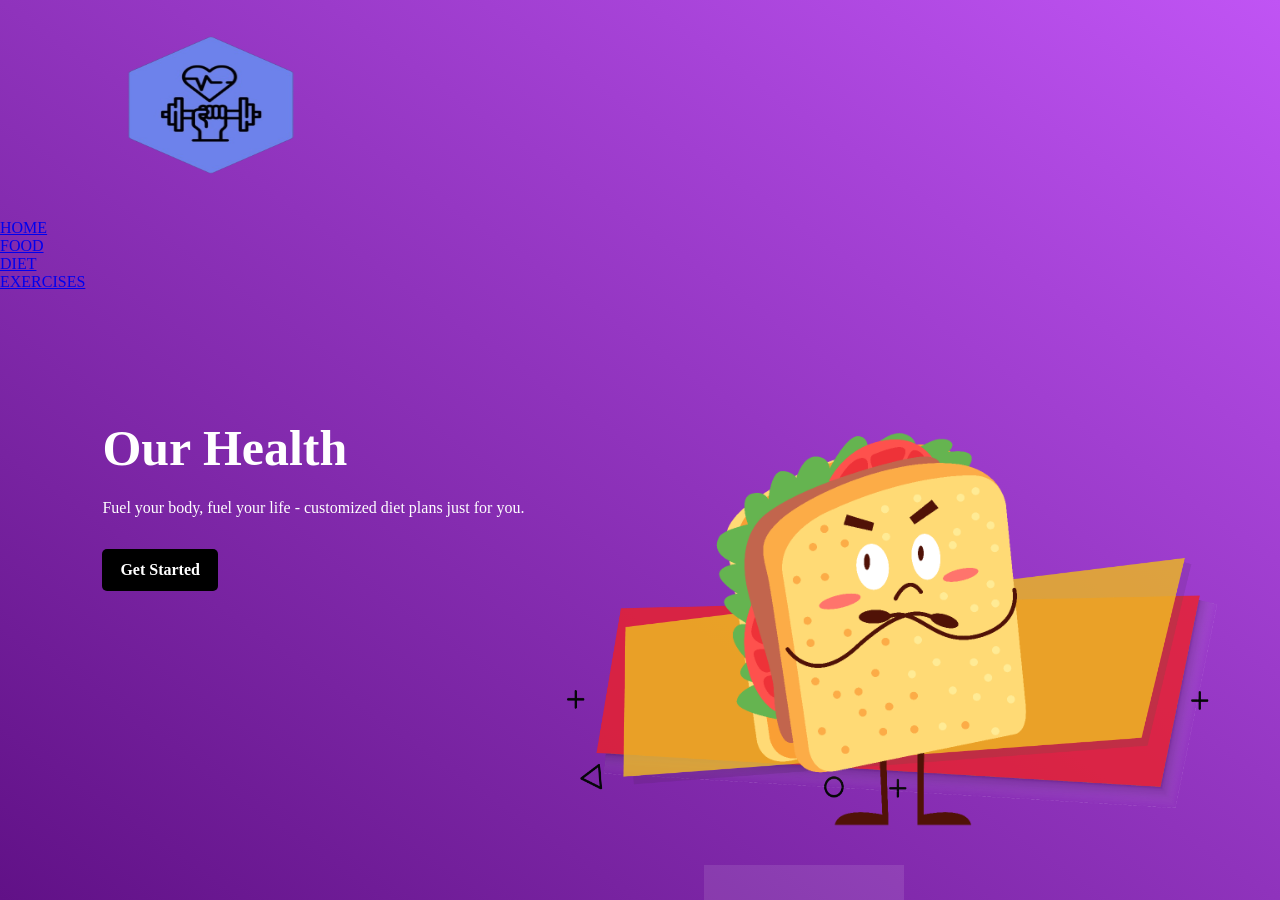
<file: index.html>
<!DOCTYPE html>
<html lang="en">

<head>
    <meta charset="UTF-8">
    <meta http-equiv="X-UA-Compatible" content="IE=edge">
    <meta name="viewport" content="width=device-width, initial-scale=1.0">
    <title>Our Health</title>
    <link rel="icon" type="image/x-icon" href="logo-removebg-preview.png">
    <link rel="stylesheet" href="./styles.css">
    <link rel="stylesheet" href="https://cdnjs.cloudflare.com/ajax/libs/font-awesome/5.15.3/css/all.min.css" integrity="sha512-iBBXm8fW90+nuLcSKlbmrPcLa0OT92xO1BIsZ+ywDWZCvqsWgccV3gFoRBv0z+8dLJgyAHIhR35VZc2oM/gI1w==" crossorigin="anonymous" referrerpolicy="no-referrer"
    />
</head>

<body>
    <div class="hero">

        <ul class="squares">
            <li></li>
            <li></li>
            <li></li>
            <li></li>
            <li></li>
            <li></li>
            <li></li>
            <li></li>
            <li></li>
            <li></li>
        </ul>

        <nav class="navbar navbar-light bg-indigo-400">
            <div class="container">
                <a class="navbar-brand" href="#">
                    <img src="logo-removebg-preview.png" alt="" width="230" height="175">
                </a>
            </div>
        </nav>
        <div class="menu">
            <ul>
                <li><a href="index.html">HOME</a></li>
                <li><a href="./food.html">FOOD</a></li>
                <li><a href="./diet.html">DIET</a></li>
                <li><a href="./exercises.html">EXERCISES</a></li>
            </ul>
        </div>

        <div class="detel">
            <h1>Our Health</h1>
            <p>Fuel your body, fuel your life - customized diet plans just for you.</p>
            <a href="./swipper.html"><span id="getStarted">Get Started </span></a>
        </div>

        <div class="images">
            <img src="shape-6.png" class="shape">
            <img src="Food.png" class="Food">
        </div>
    </div>
</body>

</html>
</file>
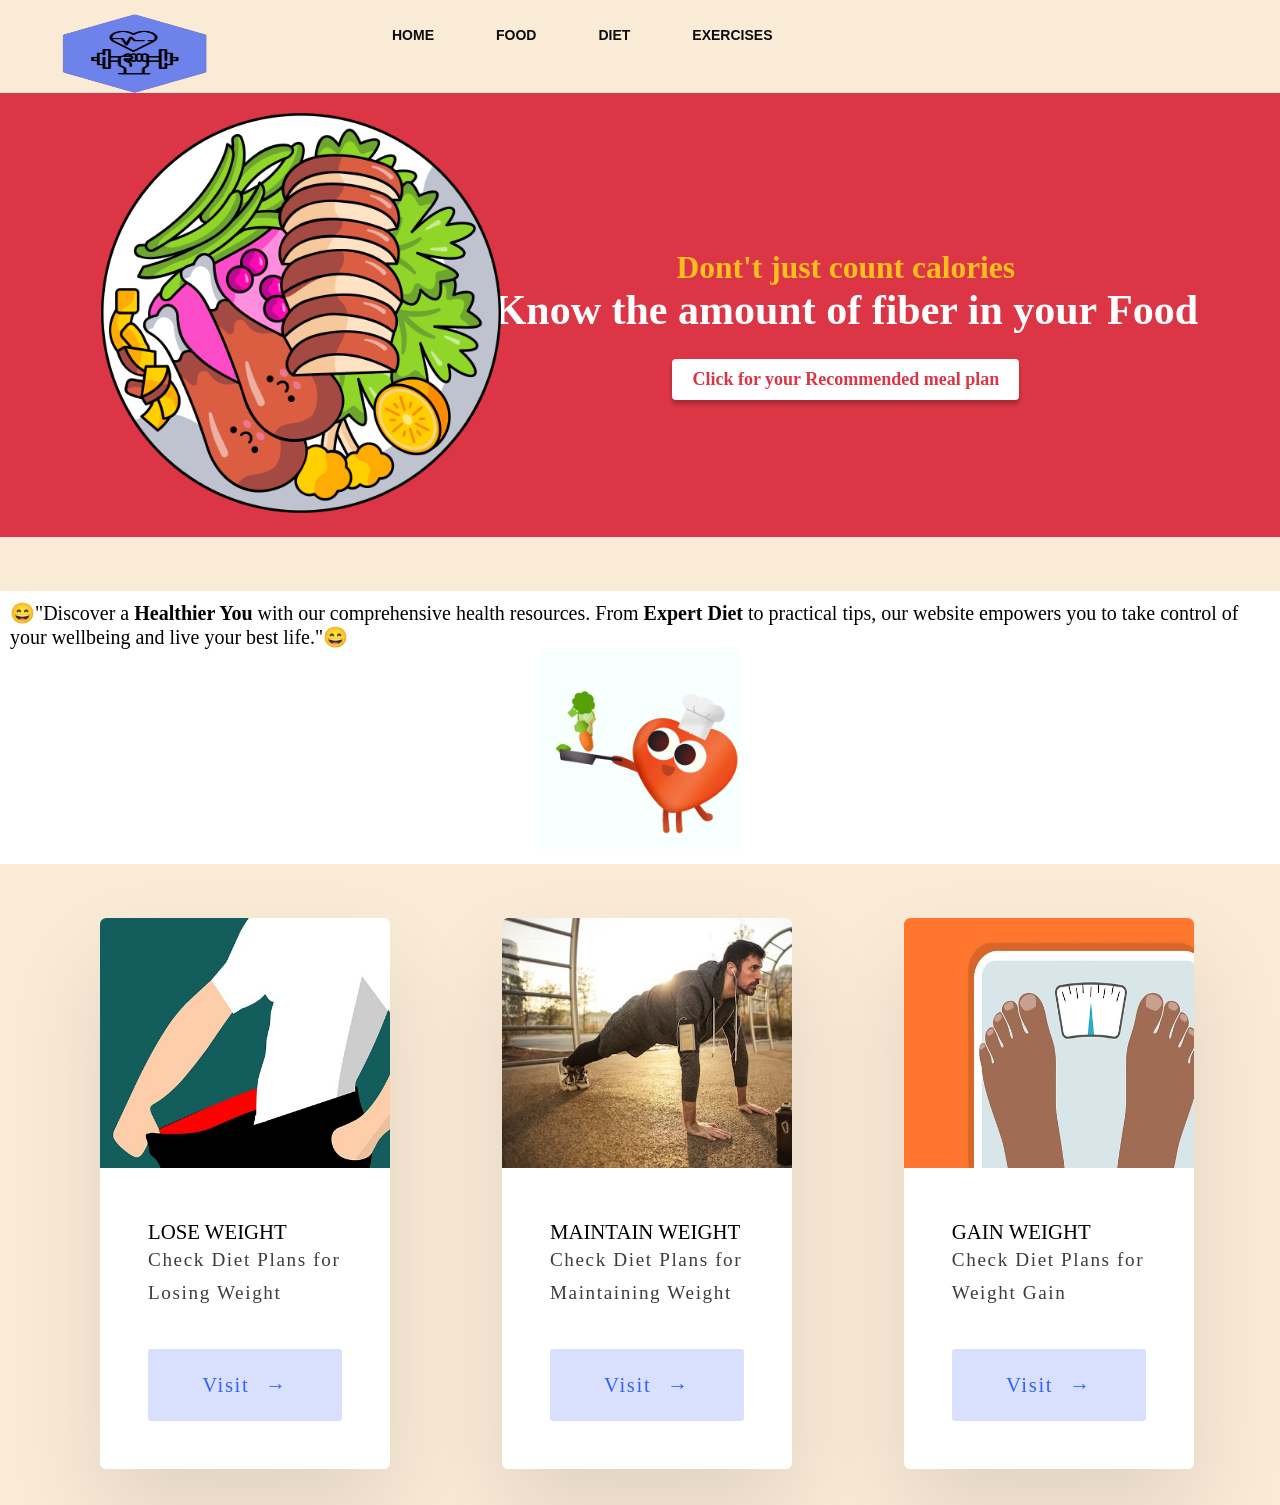
<file: diet.html>
<!DOCTYPE html>
<html lang="en">

<head>
    <meta charset="UTF-8">
    <meta http-equiv="X-UA-Compatible" content="IE=edge">
    <meta name="viewport" content="width=device-width, initial-scale=1.0">
    <link rel="icon" type="image/x-icon" href="logo-removebg-preview.png">
    <link rel="stylesheet" href="https://cdnjs.cloudflare.com/ajax/libs/font-awesome/5.15.3/css/all.min.css" integrity="sha512-iBBXm8fW90+nuLcSKlbmrPcLa0OT92xO1BIsZ+ywDWZCvqsWgccV3gFoRBv0z+8dLJgyAHIhR35VZc2oM/gI1w==" crossorigin="anonymous" referrerpolicy="no-referrer"
    />
    <title>Our Health</title>
    <link rel="stylesheet" href="./diet.css">
    <style>
        .rec0,
        .rec1,
        .rec2 {
            display: none;
        }
    </style>

</head>

<body>

    <div class="pageBody">

        <div class="navbar">
            <div class="icon">
                <a href="./index.html"> <img src="logo-removebg-preview.png" class="logo" alt="" width="200" height="100"></a>
            </div>

            <div class="menu">
                <ul>
                    <li><a href="./index.html">HOME</a></li>
                    <li><a href="./food.html">FOOD</a></li>
                    <li><a href="diet.html">DIET</a></li>
                    <li><a href="./exercises.html">EXERCISES</a></li>
                </ul>
            </div>
        </div>
        <br>

        <div class="banner">
            <div class="bannerImg">
                <img src="dinner.png" height="400px">
            </div>

            <div class="bannerTagline">
                <h2 id="bannerLine1">Dont't just count calories</h2>
                <h1 id="bannerLine2">Know the amount of fiber in your Food</h1>
                <br>
                <a href="#dietCards"><button type="submit" class="bannerButton"><b>Click for your <span id="recBlink">Recommended</span> meal
                            plan</b></button></a>
            </div>
        </div>
        <br>
        <br>
        <br>
        <div class="bannerPara">
            <p>&#128516"Discover a <b>Healthier You</b> with our comprehensive health resources. From <b>Expert Diet</b> to practical tips, our website empowers you to take control of your wellbeing and live your best life."&#128516</p>
            <center><img src="dietbanner.gif" alt="Computer man" style="width:200px;height:200px;"></center>
        </div>

        <br>
        <br>
        <br>
        <div class="grid" id="dietCards">
            <div class="grid-item">
                <div class="card">
                    <img class="" src="Lose Weight.jpg" alt="LOSE WEIGHT" width="375px" height="250px">
                    <div class="card-content">
                        <h1 class="card-header">LOSE WEIGHT <span style="color:green;font-size: 15px;font-weight:bold;" class="rec1">(Recommended)</span></h1>
                        <p class="card-text">Check Diet Plans for Losing Weight</p>
                        <button onclick="window.location.href = './weight_loss.html';" class="card-btn ">Visit<span>&rarr;</span></button>
                    </div>
                </div>
            </div>

            <div class="grid-item">
                <div class="card">
                    <img class="" src="Maintain Weight.jpg" alt="MAINTAIN WEIGHT" width="375px" height="250px">
                    <div class="card-content">
                        <h1 class="card-header">MAINTAIN WEIGHT <span style="color:green;font-size: 15px;font-weight:bold;" class="rec2">(Recommended)</span></h1>
                        <p class="card-text">Check Diet Plans for Maintaining Weight</p>
                        <button onclick="window.location.href = './maintain_diet.html';" class="card-btn ">Visit<span>&rarr;</span></button>
                    </div>
                </div>
            </div>

            <div class="grid-item">
                <div class="card">
                    <img class="" src="weight-gain.jpg" alt="GAIN WEIGHT" width="375px" height="250px">
                    <div class="card-content">
                        <h1 class="card-header">GAIN WEIGHT <span style="color:green;font-size: 15px;font-weight:bold;" class="rec0">(Recommended)</span></h1>
                        <p class="card-text">Check Diet Plans for Weight Gain</p>
                        <button onclick="window.location.href = './gain_weight.html';" class="card-btn ">Visit<span>&rarr;</span></button>
                    </div>
                </div>
            </div>
        </div>
        <br>
        <br>

    </div>
    <script>
        let bmiRes = localStorage.getItem('bmiRes') ? localStorage.getItem('bmiRes') : "4";
        if (bmiRes != "4") {
            document.querySelector(".rec" + bmiRes).style.display = "block";
            localStorage.clear();
        }
    </script>
</body>

</html>
</file>
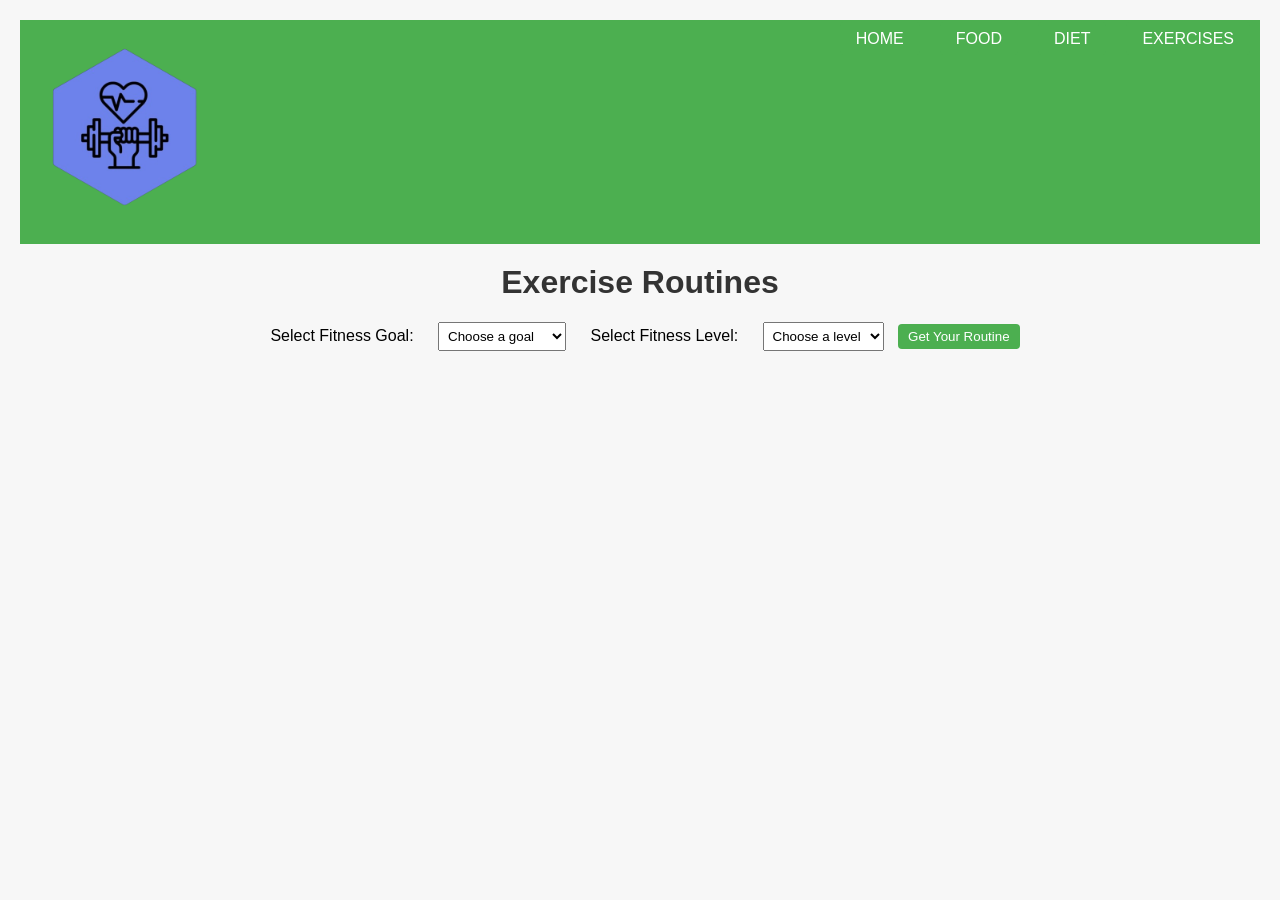
<file: exercises.html>
<!DOCTYPE html>
<html lang="en">

<head>
    <meta charset="UTF-8">
    <meta name="viewport" content="width=device-width, initial-scale=1.0">
    <title>Exercises</title>
    <link rel="stylesheet" href="exercise.css">
</head>

<body>
    <div class="pageBody">
        <div class="navbar">
            <div class="icon">
                <a href="./index.html"><img src="logo-removebg-preview.png" class="logo" alt="" width="200" height="100"></a>
            </div>

            <div class="menu">
                <ul>
                    <li><a href="./index.html">HOME</a></li>
                    <li><a href="./food.html">FOOD</a></li>
                    <li><a href="./diet.html">DIET</a></li>
                    <li><a href="exercise.html">EXERCISES</a></li>
                </ul>
            </div>
        </div>

        <h1>Exercise Routines</h1>

        <div class="exercise-selector">
            <label for="fitness-goal">Select Fitness Goal:</label>
            <select id="fitness-goal">
                <option value="">Choose a goal</option>
                <option value="weight-loss">Weight Loss</option>
                <option value="muscle-gain">Muscle Gain</option>
                <option value="maintain-weight">Maintain Weight</option>
            </select>

            <label for="fitness-level">Select Fitness Level:</label>
            <select id="fitness-level">
                <option value="">Choose a level</option>
                <option value="beginner">Beginner</option>
                <option value="intermediate">Intermediate</option>
                <option value="advanced">Advanced</option>
            </select>

            <button onclick="getExerciseRoutine()">Get Your Routine</button>
        </div>

        <div class="content">
            <!-- Weight Loss Routines -->
            <div id="weight-loss-beginner" class="data" style="display: none;">
                <h2>Weight Loss Routine for Beginners</h2>
                <ul>
                    <li>Jumping Jacks</li>
                    <video width="320" height="240" controls>
                        <source src="jumping jacks.mp4" type="video/mp4">
                                 
                    </video>
                    <li>High Knees</li>
                    <video width="320" height="240" controls>
                        <source src="high knees.mp4" type="video/mp4">
                                 
                    </video>
                    <li>Bodyweight Squats</li>
                    <video width="320" height="240" controls>
                        <source src="squats.mp4" type="video/mp4">
                                 
                    </video>
                    <li>Push-Ups (modified if needed)</li>
                    <video width="320" height="240" controls>
                        <source src="push ups.mp4" type="video/mp4">
                                 
                    </video>
                    <li>Plank</li>
                    <video width="320" height="240" controls>
                        <source src="plank.mp4" type="video/mp4">
                                 
                    </video>
                </ul>
            </div>
            <div id="weight-loss-intermediate" class="data" style="display: none;">
                <h2>Weight Loss Routine for Intermediate</h2>
                <ul>
                    <li>Burpees</li>
                    <video width="320" height="240" controls>
                        <source src="burpees.mp4" type="video/mp4">
                                 
                    </video>
                    <li>Mountain Climbers</li>
                    <video width="320" height="240" controls>
                        <source src="mountain climbers.mp4" type="video/mp4">
                                 
                    </video>
                    <li>Jumping Jacks</li>
                    <video width="320" height="240" controls>
                        <source src="jumping jacks.mp4" type="video/mp4">
                                 
                    </video>
                    <li>Push-Ups</li>
                    <video width="320" height="240" controls>
                        <source src="push ups.mp4" type="video/mp4">
                                 
                    </video>
                    <li>Plank</li>
                    <video width="320" height="240" controls>
                        <source src="plank.mp4" type="video/mp4">
                                 
                    </video>
                </ul>
            </div>
            <div id="weight-loss-advanced" class="data" style="display: none;">
                <h2>Weight Loss Routine for Advanced</h2>
                <ul>
                    <li>Burpees</li>
                    <video width="320" height="240" controls>
                        <source src="burpees.mp4" type="video/mp4">
                                 
                    </video>
                    <li>Mountain Climbers</li>
                    <video width="320" height="240" controls>
                        <source src="mountain climbers.mp4" type="video/mp4">
                                 
                    </video>
                    <li>Jumping Jacks</li>
                    <video width="320" height="240" controls>
                        <source src="jumping jacks.mp4" type="video/mp4">
                                 
                    </video>
                    <li>Push-Ups</li>
                    <video width="320" height="240" controls>
                        <source src="push ups.mp4" type="video/mp4">
                                 
                    </video>
                    <li>Plank</li>
                    <video width="320" height="240" controls>
                        <source src="plank.mp4" type="video/mp4">
                                 
                    </video>
                </ul>
            </div>

            <!-- Muscle Gain Routines -->
            <div id="muscle-gain-beginner" class="data" style="display: none;">
                <h2>Muscle Gain Routine for Beginners</h2>
                <ul>
                    <li>Bodyweight Squats</li>
                    <video width="320" height="240" controls>
                        <source src="squats.mp4" type="video/mp4">
                                 
                    </video>
                    <li>Push-Ups</li>
                    <video width="320" height="240" controls>
                        <source src="push ups.mp4" type="video/mp4">
                                 
                    </video>
                    <li>Dips</li>
                    <video width="320" height="240" controls>
                        <source src="dips.mp4" type="video/mp4">
                                 
                    </video>
                    <li>Plank</li>
                    <video width="320" height="240" controls>
                        <source src="plank.mp4" type="video/mp4">
                                 
                    </video>
                    <li>Glute Bridges</li>
                    <video width="320" height="240" controls>
                        <source src="glute bridges.mp4" type="video/mp4">
                                 
                    </video>
                </ul>
            </div>
            <div id="muscle-gain-intermediate" class="data" style="display: none;">
                <h2>Muscle Gain Routine for Intermediate</h2>
                <ul>
                    <li>Bodyweight Squats</li>
                    <video width="320" height="240" controls>
                        <source src="squats.mp4" type="video/mp4">
                                 
                    </video>
                    <li>Push-Ups</li>
                    <video width="320" height="240" controls>
                        <source src="push ups.mp4" type="video/mp4">
                                 
                    </video>
                    <li>Dips</li>
                    <video width="320" height="240" controls>
                        <source src="dips.mp4" type="video/mp4">
                                 
                    </video>
                    <li>Pull-Ups</li>
                    <video width="320" height="240" controls>
                        <source src="pull ups.mp4" type="video/mp4">
                                 
                    </video>
                </ul>
            </div>
            <div id="muscle-gain-advanced" class="data" style="display: none;">
                <h2>Muscle Gain Routine for Advanced</h2>
                <ul>
                    <li>Deadlifts</li>
                    <video width="320" height="240" controls>
                        <source src="deadlift.mp4" type="video/mp4">
                                 
                    </video>
                    <li>Squats</li>
                    <video width="320" height="240" controls>
                        <source src="w squats.mp4" type="video/mp4">
                                 
                    </video>
                    <li>Bench Press</li>
                    <video width="320" height="240" controls>
                        <source src="bench press.mp4" type="video/mp4">
                                 
                    </video>
                    <li>Pull-Ups</li>
                    <video width="320" height="240" controls>
                        <source src="pull ups.mp4" type="video/mp4">
                                 
                    </video>
                    <li>Overhead Press</li>
                    <video width="320" height="240" controls>
                        <source src="overhead press.mp4" type="video/mp4">
                                 
                    </video>
                </ul>
            </div>

            <!-- Maintain Weight Routines -->
            <div id="maintain-weight-beginner" class="data" style="display: none;">
                <h2>Maintain Weight Routine for Beginners</h2>
                <ul>
                    <li>Bodyweight Squats</li>
                    <video width="320" height="240" controls>
                        <source src="squats.mp4" type="video/mp4">
                                 
                    </video>
                    <li>Push-Ups</li>
                    <video width="320" height="240" controls>
                        <source src="push ups.mp4" type="video/mp4">
                                 
                    </video>
                    <li>Plank</li>
                    <video width="320" height="240" controls>
                        <source src="plank.mp4" type="video/mp4">
                                 
                    </video>
                    <li>High Knees</li>
                    <video width="320" height="240" controls>
                        <source src="high knees.mp4" type="video/mp4">
                                 
                    </video>
                    <li>Glute Bridges</li>
                    <video width="320" height="240" controls>
                        <source src="glute bridges.mp4" type="video/mp4">
                                 
                    </video>
                </ul>
            </div>
            <div id="maintain-weight-intermediate" class="data" style="display: none;">
                <h2>Maintain Weight Routine for Intermediate</h2>
                <ul>
                    <li>Burpees</li>
                    <video width="320" height="240" controls>
                        <source src="burpees.mp4" type="video/mp4">
                                 
                    </video>
                    <li>Mountain Climbers</li>
                    <video width="320" height="240" controls>
                        <source src="mountain climbers.mp4" type="video/mp4">
                                 
                    </video>
                    <li>Jumping Jacks</li>
                    <video width="320" height="240" controls>
                        <source src="jumping jacks.mp4" type="video/mp4">
                                 
                    </video>
                    <li>Push-Ups</li>
                    <video width="320" height="240" controls>
                        <source src="push ups.mp4" type="video/mp4">
                                 
                    </video>
                    <li>Plank</li>
                    <video width="320" height="240" controls>
                        <source src="plank.mp4" type="video/mp4">
                                 
                    </video>
                </ul>
            </div>
            <div id="maintain-weight-advanced" class="data" style="display: none;">
                <h2>Maintain Weight Routine for Advanced</h2>
                <ul>
                    <li>Burpees</li>
                    <video width="320" height="240" controls>
                        <source src="burpees.mp4" type="video/mp4">
                                 
                    </video>
                    <li>Mountain Climbers</li>
                    <video width="320" height="240" controls>
                        <source src="mountain climbers.mp4" type="video/mp4">
                                 
                    </video>
                    <li>Jumping Jacks</li>
                    <video width="320" height="240" controls>
                        <source src="jumping jacks.mp4" type="video/mp4">
                                 
                    </video>
                    <li>Push-Ups</li>
                    <video width="320" height="240" controls>
                        <source src="push ups.mp4" type="video/mp4">
                                 
                    </video>
                    <li>Plank</li>
                    <video width="320" height="240" controls>
                        <source src="plank.mp4" type="video/mp4">
                                 
                    </video>
                </ul>
            </div>
        </div>
    </div>

    <script>
        function getExerciseRoutine() {
            const goal = document.getElementById('fitness-goal').value;
            const level = document.getElementById('fitness-level').value;

            const routines = document.querySelectorAll('.data');
            routines.forEach(routine => routine.style.display = 'none');

            if (goal && level) {
                const routineId = `${goal}-${level}`;
                const routineElement = document.getElementById(routineId);
                if (routineElement) {
                    routineElement.style.display = 'block';
                }
            }
        }
    </script>
</body>

</html>
</file>
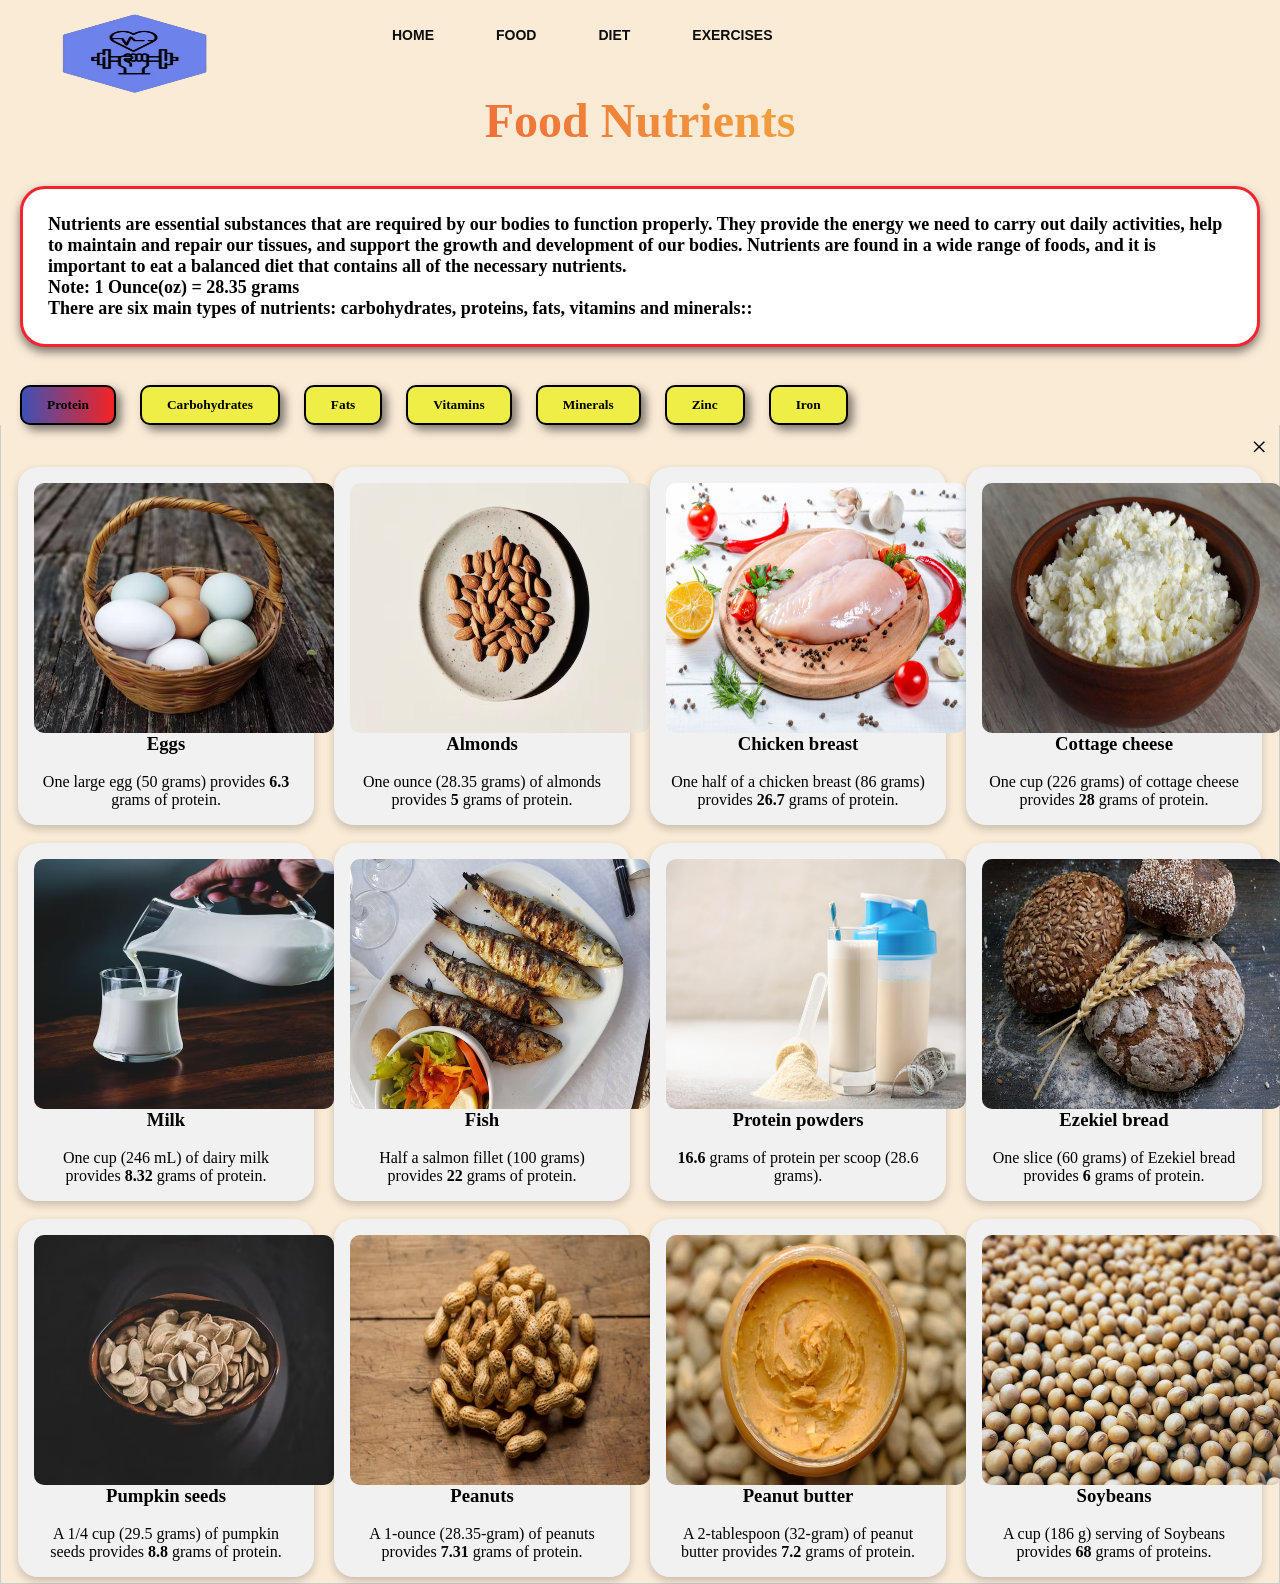
<file: food.html>
<html lang="en">

<head>
    <meta charset="UTF-8">
    <meta http-equiv="X-UA-Compatible" content="IE=edge">
    <meta name="viewport" content="width=device-width, initial-scale=1.0">
    <link rel="stylesheet" href="./food.css">
    <link href="https://maxcdn.bootstrapcdn.com/font-awesome/4.3.0/css/font-awesome.min.css" rel="stylesheet">

    <title>Our Health</title>
</head>

<body>
    <div class="navbar">
        <div class="icon">
            <a href="./index.html"> <img src="logo-removebg-preview.png" class="logo" alt="" width="200" height="100"></a>
        </div>

        <div class="menu">
            <ul>
                <li><a href="index.html">HOME</a></li>
                <li><a href="./food.html">FOOD</a></li>
                <li><a href="./diet.html">DIET</a></li>
                <li><a href="./exercises.html">EXERCISES</a></li>
            </ul>
        </div>
    </div>
    <br>

    <h2>Food Nutrients</h2><br>
    <p class="info"><b>Nutrients are essential substances that are required by our bodies to function properly. 
      They provide the energy we need to carry out daily activities, help to maintain and repair our tissues, and 
      support the growth and development of our bodies. Nutrients are found in a wide range of foods,
      and it is important to eat a balanced diet that contains all of the necessary nutrients.
      <br>
      <b>Note: 1 Ounce(oz) = 28.35 grams</b><br> There are six main types of nutrients: carbohydrates, proteins, fats, vitamins and minerals::</b>
    </p>
    <br>

    <div class="tab">
        <button class="tablinks" onclick="openNutrients(event, 'Protein')" id="defaultOpen">Protein</button>
        <button class="tablinks" onclick="openNutrients(event, 'Carbohydrates')">Carbohydrates</button>
        <button class="tablinks" onclick="openNutrients(event, 'Fats')">Fats</button>
        <button class="tablinks" onclick="openNutrients(event, 'Vitamins')">Vitamins</button>
        <button class="tablinks" onclick="openNutrients(event, 'Minerals')">Minerals</button>
        <button class="tablinks" onclick="openNutrients(event, 'Zinc')">Zinc</button>
        <button class="tablinks" onclick="openNutrients(event, 'Iron')">Iron</button>
    </div>

    <div id="Protein" class="tabcontent">
        <span onclick="this.parentElement.style.display='none'" class="topright">&times</span>
        <br>
        <br>
        <div class="row">
            <div class="column">
                <div class="card">
                    <img src="p1_egg.avif" alt="egg-pic" width="300px" height="250px">
                    <h3>Eggs</h3>
                    <br>
                    <p>One large egg (50 grams) provides <b>6.3</b> grams of protein.</p>
                </div>
            </div>

            <div class="column">
                <div class="card">
                    <img src="p2_almonds.avif" alt="almonds-pic" width="300px" height="250px">
                    <h3>Almonds</h3>
                    <br>
                    <p>One ounce (28.35 grams) of almonds provides <b>5</b> grams of protein.</p>
                </div>
            </div>

            <div class="column">
                <div class="card">
                    <img src="p3_chicken.jpg" alt="chicken-pic" width="300px" height="250px">
                    <h3>Chicken breast</h3>
                    <br>
                    <p>One half of a chicken breast (86 grams) provides <b>26.7</b> grams of protein.</p>
                </div>
            </div>

            <div class="column">
                <div class="card">
                    <img src="p9_cheese.jpg" alt="cheese-pic" width="300px" height="250px">
                    <h3>Cottage cheese</h3>
                    <br>
                    <p>One cup (226 grams) of cottage cheese provides <b>28</b> grams of protein.</p>
                </div>
            </div>
        </div>
        <br>
        <div class="row">
            <div class="column">
                <div class="card">
                    <img src="p4_milk.avif" alt="milk-pic" width="300px" height="250px">
                    <h3>Milk</h3>
                    <br>
                    <p>One cup (246 mL) of dairy milk provides <b>8.32</b> grams of protein.</p>
                </div>
            </div>

            <div class="column">
                <div class="card">
                    <img src="p5_fish.avif" alt="fish-pic" width="300px" height="250px">
                    <h3>Fish</h3>
                    <br>
                    <p>Half a salmon fillet (100 grams) provides <b>22</b> grams of protein.</p>
                </div>
            </div>

            <div class="column">
                <div class="card">
                    <img src="p6_powder.jpg" alt="powder-pic" width="300px" height="250px">
                    <h3>Protein powders</h3>
                    <br>
                    <p><b>16.6</b> grams of protein per scoop (28.6 grams).</p>
                </div>
            </div>

            <div class="column">
                <div class="card">
                    <img src="p7_bread.avif" alt="Bread-pic" width="300px" height="250px">
                    <h3>Ezekiel bread</h3>
                    <br>
                    <p>One slice (60 grams) of Ezekiel bread provides <b>6</b> grams of protein.</p>
                </div>
            </div>
        </div>
        <br>
        <div class="row">
            <div class="column">
                <div class="card">
                    <img src="p8_seeds.avif" alt="seeds-pic" width="300px" height="250px">
                    <h3>Pumpkin seeds</h3>
                    <br>
                    <p>A 1/4 cup (29.5 grams) of pumpkin seeds provides <b>8.8</b> grams of protein.</p>
                </div>
            </div>

            <div class="column">
                <div class="card">
                    <img src="p10_peanuts.avif" alt="peanuts-pic" width="300px" height="250px">
                    <h3>Peanuts</h3>
                    <br>
                    <p>A 1-ounce (28.35-gram) of peanuts provides <b>7.31</b> grams of protein.</p>
                </div>
            </div>

            <div class="column">
                <div class="card">
                    <img src="p12_peanut-butter.avif" alt="peanut-butter-pic" width="300px" height="250px">
                    <h3>Peanut butter</h3>
                    <br>
                    <p>A 2-tablespoon (32-gram) of peanut butter provides <b>7.2</b> grams of protein.</p>
                </div>
            </div>

            <div class="column">
                <div class="card">
                    <img src="p11_soybeans.avif" alt="soybeans-pic" width="300px" height="250px">
                    <h3>Soybeans</h3>
                    <br>
                    <p>A cup (186 g) serving of Soybeans provides <b>68</b> grams of proteins.</p>
                </div>
            </div>
        </div>
    </div>


    <div id="Carbohydrates" class="tabcontent">
        <span onclick="this.parentElement.style.display='none'" class="topright">&times</span><br><br>
        <div class="row">
            <div class="column">
                <div class="card">
                    <img src="c1_sweetPotato.jpg" alt="Sweet Potatoes-pic" width="300px" height="250px">
                    <h3>Sweet Potatoes</h3>
                    <br>
                    <p>One large 180 grams (g) baked sweet potato has <b>37.3</b> grams of carbohydrates.</p>
                </div>
            </div>

            <div class="column">
                <div class="card">
                    <img src="c2_beetroot.jpg" alt="Beetroot-pic" width="300px" height="250px">
                    <h3>Beetroot</h3>
                    <br>
                    <p>One cup of raw beets has <b>13</b> grams of carbohydrates.</p>
                </div>
            </div>

            <div class="column">
                <div class="card">
                    <img src="c3_corn.avif" alt="Corn-pic" width="300px" height="250px">
                    <h3>Corn</h3>
                    <br>
                    <p>A measure of 100 grams of corn contains <b>18.7</b> grams of carbohydrates.</p>
                </div>
            </div>

            <div class="column">
                <div class="card">
                    <img src="c4_quinoa.jpg" alt="Quinoa-pic" width="300px" height="250px">
                    <h3>Quinoa</h3>
                    <br>
                    <p>One cup of cooked quinoa contains <b>39.4</b> grams of carbohydrates.</p>
                </div>
            </div>
        </div>
        <br>
        <div class="row">
            <div class="column">
                <div class="card">
                    <img src="c5_brownrice.jpg" alt="Brown rice-pic" width="300px" height="250px">
                    <h3>Brown rice</h3>
                    <br>
                    <p>One cup of cooked brown rice has <b>45.8</b> grams of carbohydrates.</p>
                </div>
            </div>

            <div class="column">
                <div class="card">
                    <img src="c6_oats.avif" alt="Oats-pic" width="300px" height="250px">
                    <h3>Oats</h3>
                    <br>
                    <p>A cup of uncooked oats provides <b>103</b> grams of carbohydrates.</p>
                </div>
            </div>

            <div class="column">
                <div class="card">
                    <img src="c7_bananas.avif" alt="Bananas-pic" width="300px" height="250px">
                    <h3>Bananas</h3>
                    <br>
                    <p>One medium banana has <b>26.9</b> grams of carbohydrates.</p>
                </div>
            </div>

            <div class="column">
                <div class="card">
                    <img src="c8_apple.avif" alt="Apples-pic" width="300px" height="250px">
                    <h3>Apples</h3>
                    <br>
                    <p>One medium apple contains <b>20.6</b> grams of carbohydrates.</p>
                </div>
            </div>
        </div>
        <br>
        <div class="row">
            <div class="column">
                <div class="card">
                    <img src="c9_mango.jpg" alt="Mangos-pic" width="300px" height="250px">
                    <h3>Mangos</h3><br>
                    <p>One cup of chopped mangos has <b>24.8</b> grams of carbohydrates</p>
                </div>
            </div>

            <div class="column">
                <div class="card">
                    <img src="c10_dates.avif" alt="Dates-pic" width="300px" height="250px">
                    <h3>Dates</h3>
                    <br>
                    <p>There are <b>18</b> grams of carbohydrates in one pitted Medjool date.</p>
                </div>
            </div>

            <div class="column">
                <div class="card">
                    <img src="c11_raisins.avif" alt="Raisins-pic" width="300px" height="250px">
                    <h3>Raisins</h3>
                    <br>
                    <p>One cup of raisins packs in <b>130</b> grams of carbohydrates.</p>
                </div>
            </div>

            <div class="column">
                <div class="card">
                    <img src="c12_beans.jpg" alt="Kidney beans-pic" width="300px" height="250px">
                    <h3>Kidney beans</h3>
                    <br>
                    <p>One cup of boiled kidney beans has <b>40</b> grams of carbohydrates.</p>
                </div>
            </div>
        </div>
    </div>


    <div id="Fats" class="tabcontent">
        <span onclick="this.parentElement.style.display='none'" class="topright">&times</span><br><br>
        <div class="row">
            <div class="column">
                <div class="card">
                    <img src="f1_fish.avif" alt="Fatty fish-pic" width="300px" height="250px">
                    <h3>Fatty fish</h3>
                    <p>One 3-oz serving of fresh mackerel contains <b>11.8</b> grams of fat.</p>
                </div>
            </div>

            <div class="column">
                <div class="card">
                    <img src="f5_chiaseeds.avif" alt="Chia seeds-pic" width="300px" height="250px">
                    <h3>Chia Seeds</h3>
                    <p>28.35 grams serving of chia seeds contains <b>8.5</b> grams of fat.</p>
                </div>
            </div>

            <div class="column">
                <div class="card">
                    <img src="f6_darkchoco.jpg" alt="Dark chocolate-pic" width="300px" height="250px">
                    <h3>Dark chocolate</h3>
                    <p>Eating just 100 grams of 70–85% dark chocolate provides <b>42.6</b> grams of fat.</p>
                </div>
            </div>

            <div class="column">
                <div class="card">
                    <img src="f2_egg.avif" alt="egg-pic" width="300px" height="250px">
                    <h3>Eggs</h3>
                    <p>One 50 grams hard-boiled egg boasts <b>5.3</b>grams of fat.</p>
                </div>
            </div>
        </div>
        <br>
        <div class="row">
            <div class="column">
                <div class="card">
                    <img src="f7_avocado.jpg" alt="Avocado-pic" width="300px" height="250px">
                    <h3>Avocado</h3>
                    <p>Half a medium avocado (100 grams), contains <b>14.7</b> grams of fat.</p>
                </div>
            </div>

            <div class="column">
                <div class="card">
                    <img src="f8_flaxseeds.avif" alt="Flaxseed-pic" width="300px" height="250px">
                    <h3>Flaxseed</h3>
                    <p>Flaxseed contain <b>42.2</b> grams of fat per 100 grams.</p>
                </div>
            </div>

            <div class="column">
                <div class="card">
                    <img src="f3_almonds.avif" alt="almonds-pic" width="300px" height="250px">
                    <h3>Almonds</h3>
                    <p>There are
                        <g>14.3</g> grams of fat in 1 oz of almonds.</p>
                </div>
            </div>

            <div class="column">
                <div class="card">
                    <img src="f9_olives.avif" alt="Olives-pic" width="300px" height="250px">
                    <h3>Olives</h3>
                    <p>Olives provide around <b>10.9</b> grams of fat per 100 grams.</p>
                </div>
            </div>
        </div>
        <br>
        <div class="row">
            <div class="column">
                <div class="card">
                    <img src="f12_soymilk.jpg" alt="Soy milk -pic" width="300px" height="250px">
                    <h3>Soy milk</h3>
                    <p>One 8-oz. cup of soy milk has roughly <b>3.5</b> grams of healthy fat.</p>
                </div>
            </div>

            <div class="column">
                <div class="card">
                    <img src="f4_peanuts.avif" alt="peanuts-pic" width="300px" height="250px">
                    <h3>Peanuts</h3>
                    <p>There are <b>14</b> grams of fat per 1-oz. serving of peanuts.</p>
                </div>
            </div>

            <div class="column">
                <div class="card">
                    <img src="f10_tofu.jpg" alt="Tofu-pic" width="300px" height="250px">
                    <h3>Tofu</h3>
                    <p>There are <b>4</b> grams of fat from 100 grams of firm tofu.</p>
                </div>
            </div>

            <div class="column">
                <div class="card">
                    <img src="f11_walnuts.avif" alt="Walnuts-pic" width="300px" height="250px">
                    <h3>Walnuts</h3>
                    <p>With <b>21</b> grams of fat in a 1-oz serving of walnuts.</p>
                </div>
            </div>
        </div>
    </div>


    <div id="Vitamins" class="tabcontent">
        <span onclick="this.parentElement.style.display='none'" class="topright">&times</span><br><br>
        <div class="row">
            <div class="column">
                <div class="card">
                    <img src="v2_fish.avif" alt="fish-pic" width="300px" height="250px">
                    <h3>Fish</h3>
                    <p>Fish is a good source of Vitamins A, B1, B2, B3, B5, B6, B12, D, and E.</p>
                </div>
            </div>

            <div class="column">
                <div class="card">
                    <img src="v3_greenleafy.jpg" alt="Dark Leafy Greens-pic" width="300px" height="250px">
                    <h3>Dark Leafy Greens</h3>
                    <p>Dark Leafy Greens are a good source of Vitamins A, B2, B3, B6, B9, C, E, K.</p>
                </div>
            </div>

            <div class="column">
                <div class="card">
                    <img src="v4_broccoli.avif" alt="Broccoli-pic" width="300px" height="250px">
                    <h3>Broccoli</h3>
                    <p>Broccoli is a good source of Vitamins A, B9, C, E, K, and Beta Carotene.</p>
                </div>
            </div>

            <div class="column">
                <div class="card">
                    <img src="v5_mushrooms.jpg" alt="Mushrooms-pic" width="300px" height="250px">
                    <h3>Mushrooms</h3>
                    <p>Mushrooms are a good source of Vitamins B2, B3, B5, and D.</p>
                </div>
            </div>
        </div>
        <br>
        <div class="row">
            <div class="column">
                <div class="card">
                    <img src="v11_egg.avif" alt="Eggs-pic" width="300px" height="250px">
                    <h3>Eggs</h3>
                    <p>Eggs are a good source of Vitamins B2, B5, B12, and D.</p>
                </div>
            </div>

            <div class="column">
                <div class="card">
                    <img src="v6_bellPeppers.avif" alt="Sweet Bell Peppers-pic" width="300px" height="250px">
                    <h3>Sweet Bell Peppers</h3>
                    <p>These are a good source of Vitamins A, and C, Beta-Carotene and Lycopene.</p>
                </div>
            </div>

            <div class="column">
                <div class="card">
                    <img src="v12_avocado.jpg" alt="Avocados-pic" width="300px" height="250px">
                    <h3>Avocados</h3>
                    <p>Avocados are a good source of Vitamins B5, B6, B9, and E.</p>
                </div>
            </div>

            <div class="column">
                <div class="card">
                    <img src="v7_peas.jpg" alt="Green Peas-pic" width="300px" height="250px">
                    <h3>Green Peas</h3>
                    <p>Peas are a good source of Vitamins A, B1, E, and Beta Carotene.</p>
                </div>
            </div>
        </div>
        <br>
        <div class="row">
            <div class="column">
                <div class="card">
                    <img src="v8_winterSquash.jpg" alt="Winter Squash-pic" width="300px" height="250px">
                    <h3>Winter Squash</h3>
                    <p>Butternut Squash is a good source of Vitamins A, B1, E, and Beta Carotene.</p>
                </div>
            </div>

            <div class="column">
                <div class="card">
                    <img src="v1_fruits.webp" alt="Fruits-pic" width="300px" height="250px">
                    <h3>Tropical Fruits</h3>
                    <p>Tropical Fruits a good source of Vitamins A, B1, E, and Lycopene.</p>
                </div>
            </div>

            <div class="column">
                <div class="card">
                    <img src="v9_carrots.jpg" alt="Carrots-pic" width="300px" height="250px">
                    <h3>Carrots</h3>
                    <p>Carrots are a good source of Vitamin A, Beta Carotene, and Lycopene.</p>
                </div>
            </div>

            <div class="column">
                <div class="card">
                    <img src="v10_asparagus.jpg" alt="Asparagus-pic" width="300px" height="250px">
                    <h3>Asparagus</h3>
                    <p>Asparagus is a good source of Vitamins B1, B9, K, and Lycopene.</p>
                </div>
            </div>
        </div>
    </div>

    <div id="Minerals" class="tabcontent">
        <span onclick="this.parentElement.style.display='none'" class="topright">&times</span><br><br>
        <div class="row">
            <div class="column">
                <div class="card">
                    <img src="m1_nutseed.avif" alt="Nuts and seeds-pic" width="300px" height="250px">
                    <h3>Nuts and seeds</h3>
                    <p>Nuts and seeds are rich in magnesium, zinc, manganese, copper, selenium, and phosphorus.</p>
                </div>
            </div>

            <div class="column">
                <div class="card">
                    <img src="m2_shellfish.jpg" alt="Shellfish-pic" width="300px" height="250px">
                    <h3>Shellfish</h3>
                    <p>Shellfish are concentrated sources of minerals and packed with selenium, zinc, copper, and iron.</p>
                </div>
            </div>

            <div class="column">
                <div class="card">
                    <img src="m3_gobhi.jpg" alt="Cruciferous vegetables-pic" width="300px" height="250px">
                    <h3>Cruciferous vegetables</h3>
                    <p>Cruciferous vegetables are a good source of many minerals, including magnesium, potassium, manganese, and calcium</p>
                </div>
            </div>

            <div class="column">
                <div class="card">
                    <img src="m4_meats.jpg" alt="Organ meats-pic" width="300px" height="250px">
                    <h3>Organ meats</h3>
                    <p>Chicken meats is amongst the most mineral-dense(like selenium, zinc, iron, and phosphorus) foods you can eat.</p>
                </div>
            </div>
        </div>
        <br>
        <div class="row">
            <div class="column">
                <div class="card">
                    <img src="f2_egg.avif" alt="Eggs-pic" width="300px" height="250px">
                    <h3>Eggs</h3>
                    <p>They’re high in iron, phosphorus, zinc, and selenium, as well as many vitamins, healthy fats, antioxidants, and proteins.</p>
                </div>
            </div>

            <div class="column">
                <div class="card">
                    <img src="m5_beans.avif" alt="beans-pic" width="300px" height="250px">
                    <h3>Beans</h3>
                    <p>Beans are the abundant source of calcium, magnesium, iron, phosphorus, potassium, manganese, copper, and zinc.</p>
                </div>
            </div>

            <div class="column">
                <div class="card">
                    <img src="m6_cocoa.jpg" alt="Cocoa-pic" width="300px" height="250px">
                    <h3>Cocoa</h3>
                    <p>Cocoa and cocoa products are particularly rich in magnesium and copper.</p>
                </div>
            </div>

            <div class="column">
                <div class="card">
                    <img src="f7_avocado.jpg" alt="Avocados-pic" width="300px" height="250px">
                    <h3>Avocados</h3>
                    <p>They’re especially rich in magnesium, potassium, manganese, and copper.</p>
                </div>
            </div>
        </div>
        <br>
        <div class="row">
            <div class="column">
                <div class="card">
                    <img src="m7_berries.jpg" alt="Berries-pic" width="300px" height="250px">
                    <h3>Berries</h3>
                    <p>Berries(including strawberries, blueberries, blackberries, and raspberries) are a good source of potassium, magnesium, and manganese.</p>
                </div>
            </div>

            <div class="column">
                <div class="card">
                    <img src="m8_sardines.jpg" alt="Sardines-pic" width="300px" height="250px">
                    <h3>Sardines</h3>
                    <p>One 3.75-ounce (106-gram) can of sardines provides calcium, iron, magnesium, phosphorus, potassium, and selenium.</p>
                </div>
            </div>

            <div class="column">
                <div class="card">
                    <img src="m9_spirulina.jpg" alt="Spirulina-pic" width="300px" height="250px">
                    <h3>Spirulina</h3>
                    <p>It’s loaded with minerals like iron, magnesium, potassium, copper, and manganese.</p>
                </div>
            </div>

            <div class="column">
                <div class="card">
                    <img src="m10_starchyveggies.jpeg" alt="Starchy vegetables-pic" width="300px" height="250px">
                    <h3>Starchy vegetables</h3>
                    <p>Starchy vegetables (sweet potatoes, potatoes, butternut squash, and parsnips) provide minerals potassium, magnesium, manganese, calcium, iron, and copper.</p>
                </div>
            </div>
        </div>
    </div>
    <div id="Zinc" class="tabcontent">
        <span onclick="this.parentElement.style.display='none'" class="topright">&times</span><br><br>
        <div class="row">
            <div class="column">
                <div class="card">
                    <img src="oyster.avif" alt="Oysters-pic" width="300px" height="250px">
                    <h3>Oysters</h3>
                    <p>A 3-ounce serving of cooked oysters contains approximately <b>74</b> milligrams of zinc.</p>
                </div>
            </div>

            <div class="column">
                <div class="card">
                    <img src="chickpeas.avif" alt="Chickpeas-pic" width="300px" height="250px">
                    <h3>Chickpeas</h3>
                    <p>A 1-cup serving of cooked chickpeas provides around <b>2.5</b> milligrams of zinc.</p>
                </div>
            </div>

            <div class="column">
                <div class="card">
                    <img src="cashews.avif" alt="Cashews-pic" width="300px" height="250px">
                    <h3>Cashews</h3>
                    <p>A 1-ounce serving of cashews provides about <b>1.6</b> milligrams of zinc.</p>
                </div>
            </div>

            <div class="column">
                <div class="card">
                    <img src="c6_oats.avif" alt="Oats-pic" width="300px" height="250px">
                    <h3>Oats</h3>
                    <p>A 1-cup serving of cooked oats provides around <b>2.3</b> milligrams of zinc.</p>
                </div>
            </div>
        </div>
        <br>
        <div class="row">
            <div class="column">
                <div class="card">
                    <img src="yoghurt.avif" alt="Yogurt-pic" width="300px" height="250px">
                    <h3>Yogurt</h3>
                    <p>A single cup of yogurt can provide around <b>1.4</b> milligrams of zinc.</p>
                </div>
            </div>

            <div class="column">
                <div class="card">
                    <img src="pumpkin seeds.avif" alt="Pumpkin Seeds-pic" width="300px" height="250px">
                    <h3>Pumpkin Seeds</h3>
                    <p>A 1-ounce serving of pumpkin seeds provides around <b>2.2</b> milligrams of zinc.</p>
                </div>
            </div>

            <div class="column">
                <div class="card">
                    <img src="wheat.avif" alt="Wheat-pic" width="300px" height="250px">
                    <h3>Wheat</h3>
                    <p>A 1-cup serving of cooked wheat provides around <b>2.9</b> milligrams of zinc.</p>
                </div>
            </div>
        </div>
    </div>

    <div id="Iron" class="tabcontent">
        <span onclick="this.parentElement.style.display='none'" class="topright">&times</span><br><br>
        <div class="row">
            <div class="column">
                <div class="card">
                    <img src="spinach.avif" alt="Spinach-pic" width="300px" height="250px">
                    <h3>Spinach</h3>
                    <p>A 1-cup serving of cooked spinach provides around <b>6.4</b> milligrams of iron.</p>
                </div>
            </div>

            <div class="column">
                <div class="card">
                    <img src="lentils.avif" alt="Lentils-pic" width="300px" height="250px">
                    <h3>Lentils</h3>
                    <p>A 1-cup serving of cooked lentils contains approximately <b>6.6</b> milligrams of iron.</p>
                </div>
            </div>

            <div class="column">
                <div class="card">
                    <img src="c4_quinoa.jpg" alt="Quinoa-pic" width="300px" height="250px">
                    <h3>Quinoa</h3>
                    <p>A 1-cup serving of cooked quinoa contains approximately <b>2.8</b> milligrams of iron.</p>
                </div>
            </div>

            <div class="column">
                <div class="card">
                    <img src="f10_tofu.jpg" alt="Tofu-pic" width="300px" height="250px">
                    <h3>Tofu</h3>
                    <p>A 1/2-cup serving of firm tofu provides around <b>3.4</b> milligrams of iron.</p>
                </div>
            </div>
        </div>
        <br>
        <div class="row">
            <div class="column">
                <div class="card">
                    <img src="cashews.avif" alt="Cashews-pic" width="300px" height="250px">
                    <h3>Cashews</h3>
                    <p>A 1-ounce serving of cashews provides about <b>1.6</b> milligrams of iron.</p>
                </div>
            </div>

            <div class="column">
                <div class="card">
                    <img src="chickpeas.avif" alt="Chickpeas-pic" width="300px" height="250px">
                    <h3>Chickpeas</h3>
                    <p>A 1-cup serving of cooked chickpeas provides around <b>4.7</b> milligrams of iron.</p>
                </div>
            </div>

            <div class="column">
                <div class="card">
                    <img src="pumpkin seeds.avif" alt="Pumpkin Seeds-pic" width="300px" height="250px">
                    <h3>Pumpkin Seeds</h3>
                    <p>A 1-ounce serving of pumpkin seeds provides around <b>4.2</b> milligrams of iron.</p>
                </div>
            </div>
        </div>
    </div>


    <script src="food.js"></script>

</body>

</html>
</file>
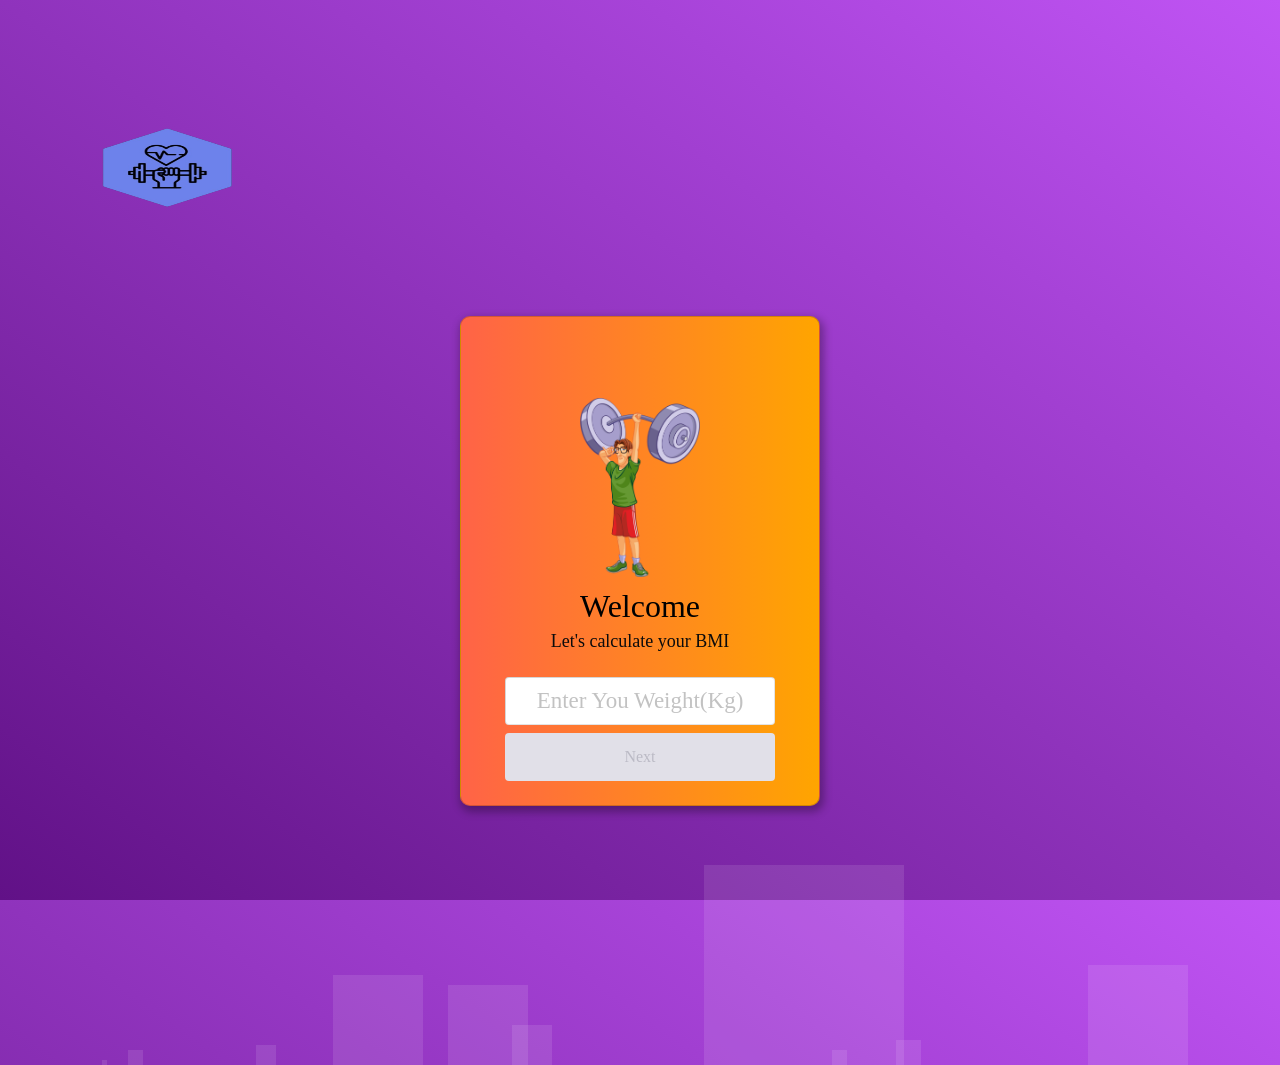
<file: swipper.html>
<!DOCTYPE html>
<html lang="en">

<head>
    <meta charset="UTF-8" />
    <meta http-equiv="X-UA-Compatible" content="IE=edge" />
    <meta name="viewport" content="width=device-width, initial-scale=1.0" />
    <link rel="icon" type="image/x-icon" href="logo-removebg-preview.png">
    <link href="https://cdn.jsdelivr.net/npm/bootstrap@5.0.2/dist/css/bootstrap.min.css" rel="stylesheet" integrity="sha384-EVSTQN3/azprG1Anm3QDgpJLIm9Nao0Yz1ztcQTwFspd3yD65VohhpuuCOmLASjC" crossorigin="anonymous">
    <title>Our Health</title>
    <link rel="stylesheet" href="./swipper.css" />
    <link rel="stylesheet" href="https://cdn.jsdelivr.net/npm/swiper@8/swiper-bundle.min.css" />

    <script>
        let bmiRes = 0;

        function calculateBMI() {
            let weight = document.getElementById("weight").value;
            let height = document.getElementById("height").value / 100;
            let bmi = weight / (height * height);
            document.getElementById("result").value = bmi.toFixed(1);


            if (bmi < 18.5) {
                document.querySelector(".abc").innerHTML = 'You are underweight';
                bmiRes = 0;
            } else if (bmi > 24.9) {
                document.querySelector(".abc").innerHTML = 'You are Overweight';
                bmiRes = 1;
            } else {
                document.querySelector(".abc").innerHTML = 'You are Normal';
                bmiRes = 2;
            }
            localStorage.setItem('bmiRes', bmiRes);
        }
    </script>

</head>

<body>
    <div class="background">
        <ul class="squares">
            <li></li>
            <li></li>
            <li></li>
            <li></li>
            <li></li>
            <li></li>
            <li></li>
            <li></li>
            <li></li>
            <li></li>
        </ul>
    </div>

    <nav class="navbar navbar-light bg-indigo-400">
        <div class="container">
            <a class="navbar-brand" href="./index.html">
                <img src="logo-removebg-preview.png" alt="" width="180" height="100">
            </a>
        </div>
    </nav>


    <div class="bodyPage">
        <br>
        <!-- Slider main container -->
        <center>
            <div class="card">
                <div class="swiper">
                    <!-- Additional required wrapper -->
                    <div class="swiper-wrapper">
                        <!-- Slides -->
                        <div class="swiper-slide">
                            <img src="lift.png" class="cardImg" />
                            <h2>Welcome</h2>
                            <h3>Let's calculate your BMI</h3>
                            <input id="weight" spellcheck="false" oninput="checkValid(event)" type="text" placeholder="Enter You Weight(Kg)" />
                            <button disabled type="button" onclick="gotoSlide(1)">Next</button>
                        </div>
                        <div class="swiper-slide">
                            <div className="image-wrapper">
                                <img src="height.png" class="cardImg" />
                            </div>
                            <h2>Hurray!</h2>
                            <h3>Let's calculate your BMI</h3>
                            <input id="height" oninput="checkValid(event)" type="text" placeholder="Enter Your Height(cm)" />
                            <button disabled type="button" onclick="gotoSlide(2);calculateBMI()">Next</button>
                        </div>
                        <div class="swiper-slide">
                            <div className="image-wrapper">
                                <img src="Fitness.png" class="cardImg" />
                            </div>
                            <input type="text" id="result" name="result" readonly>
                            <h3 class="abc">You're all good to go</h3>
                            <button type="submit" onclick="window.location.href='./diet.html';">Done</button>
                            <button class="secondary" onclick="restart()">Restart</button>
                        </div>
                    </div>
                    <!-- If we need pagination -->
                    <div class="swiper-pagination"></div>
                </div>
            </div>
        </center>
    </div>

    <script src="https://cdn.jsdelivr.net/npm/swiper@8/swiper-bundle.min.js"></script>
    <script src="./swipper.js"></script>
</body>

</html>
</file>
<file: styles.css>
*{
    margin: 0;
    padding: 0;
    font-family: 'Comfortaa', cursive;
}

.hero{
    position: relative;
    width: 100%;
    height: 100vh;
    overflow: hidden;    
    background-color:#611187;
    background-image: linear-gradient(to right top, #611187, #7823a1, #8f33bc, #a743d8, #c054f4);  
    font-family: 'Comfortaa', cursive;
    position: relative;
}

nav{
    display: flex;
    width: 84%;
    margin: auto;
    padding: 20px 0;
    align-items: center;
    justify-content: space-between;
}

.logo{
    width: 200px;
    cursor: pointer;
}

button{
    color: black;
    padding: 10px 25px;
    background: rgb(238, 238, 71);
    border: 1px solid black;
    border-radius: 20px;
    outline: #000;
    transition: all 0.2s ease-in-out;
    cursor: pointer;
}

button:hover {
    color: #f3232f;
    box-shadow: 0 5px 15px rgba(145, 92, 182, .4);
    border: 1px solid #f32323;
  }
nav ul li {
    display: inline-block;
    list-style: none;
    margin: 10px 20px;
}

nav ul li a{
    text-decoration: none;
    color: #000;
    font-weight: bold;
}

nav ul li a:hover{
    color: red;
}

.detel{
    margin-left: 8%;
    margin-top: 10%;
}

.detel h1{
    font-size: 50px;
    color: #fff;
    margin-bottom: 20px;
}

#Foodie{
    color: rgb(255, 221, 0);
    
}

.detel p{
    color: #fff;
    line-height: 22px;
}

.detel a{
    background: black;
    padding: 12px 18px;
    text-decoration: none;
    font-weight: bold;
    color: #fff;
    display: inline-block;
    margin: 30px 0;
    border-radius: 5px;
}
.detel a:hover {
    background: rgb(255, 221, 0);
    color: black;
}
.images{
    width: 45%;
    height: 80%;
    position: absolute;
    bottom: 0;
    right: 100px;
}

.images img{
    position: absolute;
    left: 50%;
    bottom: 0;
    transform: translateX(-50%);
    transition: bottom 1s, left 1s;
    
}
.shape {
    height: 250px;
    width: 650px;
    margin-bottom: 16%;
}
.Food {
    height: 500px;
    margin-bottom: 4%;
}

.images:hover .shape{
    bottom: 40px;
}

.images:hover .Food{
    left: 45%;
}

.social{
    margin-left: 8%;
    margin-top: 100px;
}

.social a{
    font-size: 30px;
    color: #212121;
    margin-right: 20px;
}

#socialTwitter:hover{
    color: rgb(0, 162, 255);
}

#socialInsta:hover {
    color: firebrick;
}

#socialLinkedin:hover {
    color: rgb(5, 5, 137);
}


.squares li{
    position: absolute;
    display: block;
    list-style: none;
    background: rgba(255, 255, 255, 0.1);
    animation: animate 20s linear infinite;
    bottom: -165px;
    width: 25px;
    height: 25px;
  }
  
  .squares li:nth-child(1){
    left: 26%;
    width: 90px;
    height: 90px;
    animation-delay: 0s;
  }
  
  .squares li:nth-child(2){
    left: 8%;
    width: 5px;
    height: 5px;
    animation-delay: 5s;
    animation-duration: 5s;
  }
  
  .squares li:nth-child(3){
    left: 10%;
    width: 15px;
    height: 15px;
    animation-delay: 10s;
  }
  
  .squares li:nth-child(4){
    left: 20%;
    width: 20px;
    height: 20px;
    animation-delay: 6s;
    animation-duration: 40s;
  }
  
  .squares li:nth-child(5){
    left: 35%;
    width: 80px;
    height: 80px;
    animation-delay: 2s;
  }
  
  .squares li:nth-child(6){
    left: 40%;
    width: 40px;
    height: 40px;
    animation-delay: 10s;
  }
  
  .squares li:nth-child(7){
    left: 55%;
    width: 200px;
    height: 200px;
  }
  
  .squares li:nth-child(8){
    left: 65%;
    width: 15px;
    height: 15px;
    animation-duration: 35s;
  }
  
  .squares li:nth-child(9){
    left: 70%;
    width: 25px;
    height: 25px;
    animation-delay: 20s;
    animation-duration: 20s;
  }
  
  .squares li:nth-child(10){
    left: 85%;
    width: 100px;
    height: 100px;
    animation-delay: 1s;
    animation-duration: 15s;
  }
  
  @keyframes animate {
    0% {
      transform: translateY(0) rotate(0deg);
      opacity: 1;
      border-radius: 30%;
      -webkit-border-radius: 30%;
      -moz-border-radius: 30%;
    }
  
    100% {
      transform: translateY(-1000px) rotate(600deg);
      opacity: 0;
      border-radius: 50%;
      -webkit-border-radius: 50%;
      -moz-border-radius: 50%;  }
  }
</file>
<file: diet.css>
* {
  margin: 0;
  padding: 0;
  font-family: 'Comfortaa', cursive;
}

body {
  background-color: antiquewhite;
}

.navbar {
  width: 1200px;
  height: 75px;
  margin: auto;
}

.icon {
  width: 200px;
  float: left;
  height: 70px;
}

.logo {
  float: left;
  margin-top: 5px
}

.menu {
  width: 400px;
  float: left;
  height: 70px;
  margin-left: 7.5%;
}

ul {
  float: left;
  display: flex;
  justify-content: center;
  align-items: center;
}

ul li {
  list-style: none;
  margin-left: 62px;
  margin-top: 27px;
  font-size: 14px;
}

ul li a {
  text-decoration: none;
  color: #0d0d0d;
  font-family: Arial;
  font-weight: bold;
  transition: 0.25s ease-in-out;
}

ul li a:hover {
  color: #ff7200;
}


.bannerPara {
  font-size: 20px;
}

.banner {
  background-color: #dc3545;
  padding-top: 20px;
  padding-bottom: 20px;
  padding-left: 20px;
  padding-right: 20px;
  align-items: center;
  justify-content: center;
}

.bannerImg {
  margin-left: 6.5%;
}

.bannerTagline {
  text-align: center;
  float: right;
  margin-top: -21.5%;
  margin-right: 5%;
  font-size: 21px;
}

#bannerLine1 {
  color: #ffbf1e;
}

#bannerLine2 {
  color: white;
}

.bannerButton {
  padding-left: 20px;
  padding-right: 20px;
  padding-top: 10px;
  padding-bottom: 10px;
  border: 0px;
  border-radius: 4px;
  font-size: 18px;
  color: #dc3545;
  background-color: white;
  text-decoration: none;
  box-shadow: 0 4px 4px 0 rgba(0, 0, 0, 0.25);
}

.bannerButton:hover {
  background-color: white;
  color: black;
}

.grid {
  display: grid;
  width: 93%;
  height: 10%;
  grid-gap: 7rem;
  grid-template-columns: repeat(auto-fit, minmax(10rem, 0.3fr));
  margin-left: 100px;
}

.grid-item {
  background-color: #fff;
  border-radius: 0.4rem;
  overflow: hidden;
  box-shadow: 0 3rem 6rem rgba(0, 0, 0, 0.1);
  cursor: pointer;
  transition: 0.2s;
}

.grid-item:hover {
  transform: translateY(-0.5%);
  box-shadow: 0 4rem 8rem rgba(0, 0, 0, 0.5);
}

.card-img {
  width: 50px;
  height: 20px;
  
}

.card-content {
  padding: 3rem;
}

.card-header {
  font-size: 1.3rem;
  font-weight: 300;
  color: O#0d0d0d;
  margin-bottom: 1. 5rem;
}

.card-text {
  font-size: 1.2rem;
  letter-spacing: 0.1rem;
  line-height: 1.7;
  color: #3d3d3d;
  margin-bottom: 2.5rem;
}

.card-btn {
  display: block;
  width: 100%;
  padding: 1.5rem;
  font-size: 1.3rem;
  text-align: center;
  color: #3363ff;
  background-color: #d8e0fd;
  border: none;
  border-radius: 0.2rem;
  transition: 0.2s;
  cursor: pointer;
  letter-spacing: 0.1rem;

}

.card-btn span {
  margin-left: 1rem;
  transition: 0.2s;
}

.card-btn:hover,
.card-btn:active {
  background-color: #c2cffc;
}

.card-btn:hover span,
.card-btn:active span {
  margin-left: 1.5rem;
}
@media only screen and (max-width: 60em) {
  body {
  padding: 3rem;
  }
  .grid{
    grid-gap: 3rem;
  }
}
.bannerPara {
  background-color: white;
  padding: 10px;
}

#recBlink
{
animation-duration : 500ms;
animation-name : blink;
animation-iteration-count : infinite;
animation-direction : alternate;
}

@keyframes blink
{
from
{
opacity : 2;
color : yellow;
}
to
{
opacity : 2;
color : rgb(0, 64, 255);
}
}
</file>
<file: exercise.css>
/* styles.css */


/* Add your custom styles here */

body {
    font-family: Arial, sans-serif;
    margin: 0;
    padding: 0;
    background: #f7f7f7;
}

.pageBody {
    padding: 20px;
}

.navbar {
    display: flex;
    justify-content: space-between;
    background: #4CAF50;
    padding: 10px;
}

.navbar .icon img {
    max-width: 100%;
    height: auto;
}

.navbar .menu ul {
    list-style: none;
    padding: 0;
    margin: 0;
    display: flex;
}

.navbar .menu ul li {
    margin-left: 20px;
}

.navbar .menu ul li a {
    text-decoration: none;
    color: #fff;
    padding: 8px 16px;
    background: #4CAF50;
    border-radius: 4px;
}

.navbar .menu ul li a:hover {
    background: #45a049;
}

h1 {
    text-align: center;
    margin-top: 20px;
    color: #333;
}

.exercise-selector {
    text-align: center;
    margin: 20px 0;
}

.exercise-selector label {
    margin: 0 10px;
}

.exercise-selector select {
    padding: 5px;
    margin: 0 10px;
}

.exercise-selector button {
    padding: 5px 10px;
    background: #4CAF50;
    color: #fff;
    border: none;
    border-radius: 4px;
    cursor: pointer;
}

.exercise-selector button:hover {
    background: #45a049;
}

.content {
    margin: 20px 0;
}

.data {
    background: #fff;
    padding: 20px;
    margin: 20px 0;
    border-radius: 4px;
    box-shadow: 0 0
</file>
<file: food.css>
* {
  margin: 0;
  padding: 0;
  font-family: 'Comfortaa', cursive;
}

body {
  background-color: antiquewhite;
}

.navbar {
  width: 1200px;
  height: 75px;
  margin: auto;
}

.icon {
  width: 200px;
  float: left;
  height: 70px;
}

.logo {
  float: left;
  margin-top: 5px
}
h2 {
  font-size: 48px;
  font-weight: 600;
  text-align: center;
  background-image: linear-gradient(45deg, #f3232f, rgb(238, 238, 71));
  color: transparent;
  background-clip: text;
  -webkit-background-clip: text;
}
.info{
  background-color: white;
  margin: 20px 20px;
  font-family: Arial, Helvetica, sans-serif;
  padding: 25px;
  font-weight: 300;
  font-size: 18px;
  border: 3px solid #f3232f;
  border-radius: 25px;
  box-shadow: 0px 5px 10px 0px rgba(0, 0, 0, 0.5)
}
.info:hover{
  transform: translateY(-0.4%);
  box-shadow: 0 2rem 2rem rgba(0, 0, 0, 0.4);
}
.menu {
  width: 400px;
  float: left;
  height: 70px;
  margin-left: 7.5%;
}

ul {
  float: left;
  display: flex;
  justify-content: center;
  align-items: center;
}

ul li {
  list-style: none;
  margin-left: 62px;
  margin-top: 27px;
  font-size: 14px;
}

ul li a {
  text-decoration: none;
  color: #0d0d0d;
  font-family: Arial;
  font-weight: bold;
  transition: 0.25s ease-in-out;
}

ul li a:hover {
  color: #ff7200;
}

.tab button {
  color: black;
  padding: 10px 25px;
  font-weight: bold;
  background: rgb(238, 238, 71);
  box-shadow: 5px 5px 10px rgba(0,0,0,0.5);
  border: 2px solid black;
  border-radius: 10px;
  outline: #000;
  margin-left: 20px;
  transition: all 0.2s ease-in-out;
  cursor: pointer;
}

.tab button:hover {
  background: linear-gradient(90deg, #3f51b5, #f32323) #2196f3;
  box-shadow: 0 5px 15px rgba(145, 92, 182, .4);
  border: 1px solid #f32323;
}

.tab button.active {
  background:linear-gradient(90deg, #3f51b5, #f32323) #2196f3;
}

.tabcontent {
  display: none;
  padding: 6px 12px;
  border: 1px solid #ccc;
  border-top: none;
}

.topright {
  float: right;
  cursor: pointer;
  font-size: 28px;
}

.topright:hover {color: red;}

* {
  box-sizing: border-box;
}

body {
  font-family: Arial, Helvetica, sans-serif;
}

/* Float four columns side by side */
.column {
  float: left;
  width: 25%;
  padding: 0 10px;
}

/* Remove extra left and right margins, due to padding */
.row {margin: 0 -5px;}

/* Clear floats after the columns */
.row:after {
  content: "";
  display: table;
  clear: both;
}

/* Responsive columns */
@media screen and (max-width: 600px) {
  .column {
    width: 100%;
    display: block;
    margin-bottom: 20px;
  }
}

/* Style the counter cards */
.card {
  box-shadow: 0 4px 8px 0 rgba(0, 0, 0, 0.2);
  padding: 16px;
  text-align: center;
  border-radius: 20px;
  background-color: #f1f1f1;
}
.card img{
  border-radius: 10px;
}
.card:hover{
  transform: translateY(-0.5%);
  box-shadow: 0 4rem 8rem rgba(0, 0, 0, 0.5);
}
</file>
<file: swipper.css>
html,
body {
    height:100vh;
}
body {
  margin: 0;
  display: grid;
  text-align: center;
  overflow: hidden;    
  background-color:#611187;
  background-image: linear-gradient(to right top, #611187, #7823a1, #8f33bc, #a743d8, #c054f4);  
  font-family: 'Comfortaa', cursive;
  position: relative;
}

.bodyPage {
  place-items: center;
  place-content: center;
}
nav{
  display: flex;
  width: 96%;
  margin: auto;
  padding: 20px 0;
  align-items: center;
  justify-content: space-between;
}
.logo{
  width: 200px;
  cursor: pointer;
}
.squares li{
  position: absolute;
  display: block;
  list-style: none;
  background: rgba(255, 255, 255, 0.1);
  animation: animate 20s linear infinite;
  bottom: -165px;
  width: 25px;
  height: 25px;
}
.squares li:nth-child(1){
  left: 26%;
  width: 90px;
  height: 90px;
  animation-delay: 0s;
}

.squares li:nth-child(2){
  left: 8%;
  width: 5px;
  height: 5px;
  animation-delay: 5s;
  animation-duration: 5s;
}

.squares li:nth-child(3){
  left: 10%;
  width: 15px;
  height: 15px;
  animation-delay: 10s;
}

.squares li:nth-child(4){
  left: 20%;
  width: 20px;
  height: 20px;
  animation-delay: 6s;
  animation-duration: 40s;
}

.squares li:nth-child(5){
  left: 35%;
  width: 80px;
  height: 80px;
  animation-delay: 2s;
}

.squares li:nth-child(6){
  left: 40%;
  width: 40px;
  height: 40px;
  animation-delay: 10s;
}

.squares li:nth-child(7){
  left: 55%;
  width: 200px;
  height: 200px;
}

.squares li:nth-child(8){
  left: 65%;
  width: 15px;
  height: 15px;
  animation-duration: 35s;
}

.squares li:nth-child(9){
  left: 70%;
  width: 25px;
  height: 25px;
  animation-delay: 20s;
  animation-duration: 20s;
}

.squares li:nth-child(10){
  left: 85%;
  width: 100px;
  height: 100px;
  animation-delay: 1s;
  animation-duration: 15s;
}

@keyframes animate {
  0% {
    transform: translateY(0) rotate(0deg);
    opacity: 1;
    border-radius: 30%;
    -webkit-border-radius: 30%;
    -moz-border-radius: 30%;
  }

  100% {
    transform: translateY(-1000px) rotate(600deg);
    opacity: 0;
    border-radius: 50%;
    -webkit-border-radius: 50%;
    -moz-border-radius: 50%;  }
}

.card {
  margin-bottom: 5%;
  width: 360px;
  height: 490px;
  padding: 80px 0 0;
  border-radius: 10px;
  background:linear-gradient(to left , orange, tomato);
  box-shadow: 2px 4px 8px 2px rgba(0,0,0,0.3);
}


.card:hover {
  box-shadow: 2px 12px 24px 0px rgba(0,0,0,0.5);
  transition: .3s;
}

.cardImg {
  margin: 0 auto 10px;
  width: 140px;
  height: 180px;
  object-fit: contain;
}

h2 {
  color: #000000;
  margin: 0 0 6px;
}
#result {
  background: transparent;
  border: none;
}

input[type="text"] {
  font-size: 23px;
}

h3 {
  color: #0b0b0c;
  margin: 0 0 24px;
  font-weight: 400;
  font-size: 18px;
  align-self: stretch;
}

input,
button {
  display: block;
  height: 48px;
  width: 270px;
  margin: 0 40px;
  border-radius: 4px;
  font-size: 16px;
  font-family: inherit;
  outline: none;
  text-align: center;
}

input {
  border-width: 1px;
  border-color: rgba(0, 0, 0, 0.16);
  padding: 12px;
  margin-bottom: 8px;
}

input::placeholder {
  color: rgba(0, 0, 0, 0.24);
}

button {
  background: #9563ff;
  color: #f9f9f9;
  border: 0;
  cursor: pointer;
  transition: 0.175s;
}

button:disabled {
  background: #e1e0e8;
  color: #bbbac5;
  cursor: not-allowed;
}

button.secondary {
  background: transparent;
  color: #7e7d8a;
}

button[type="submit"] {
  margin-bottom: 8px;
}

.swiper {
  width: 100%;
}
</file>
